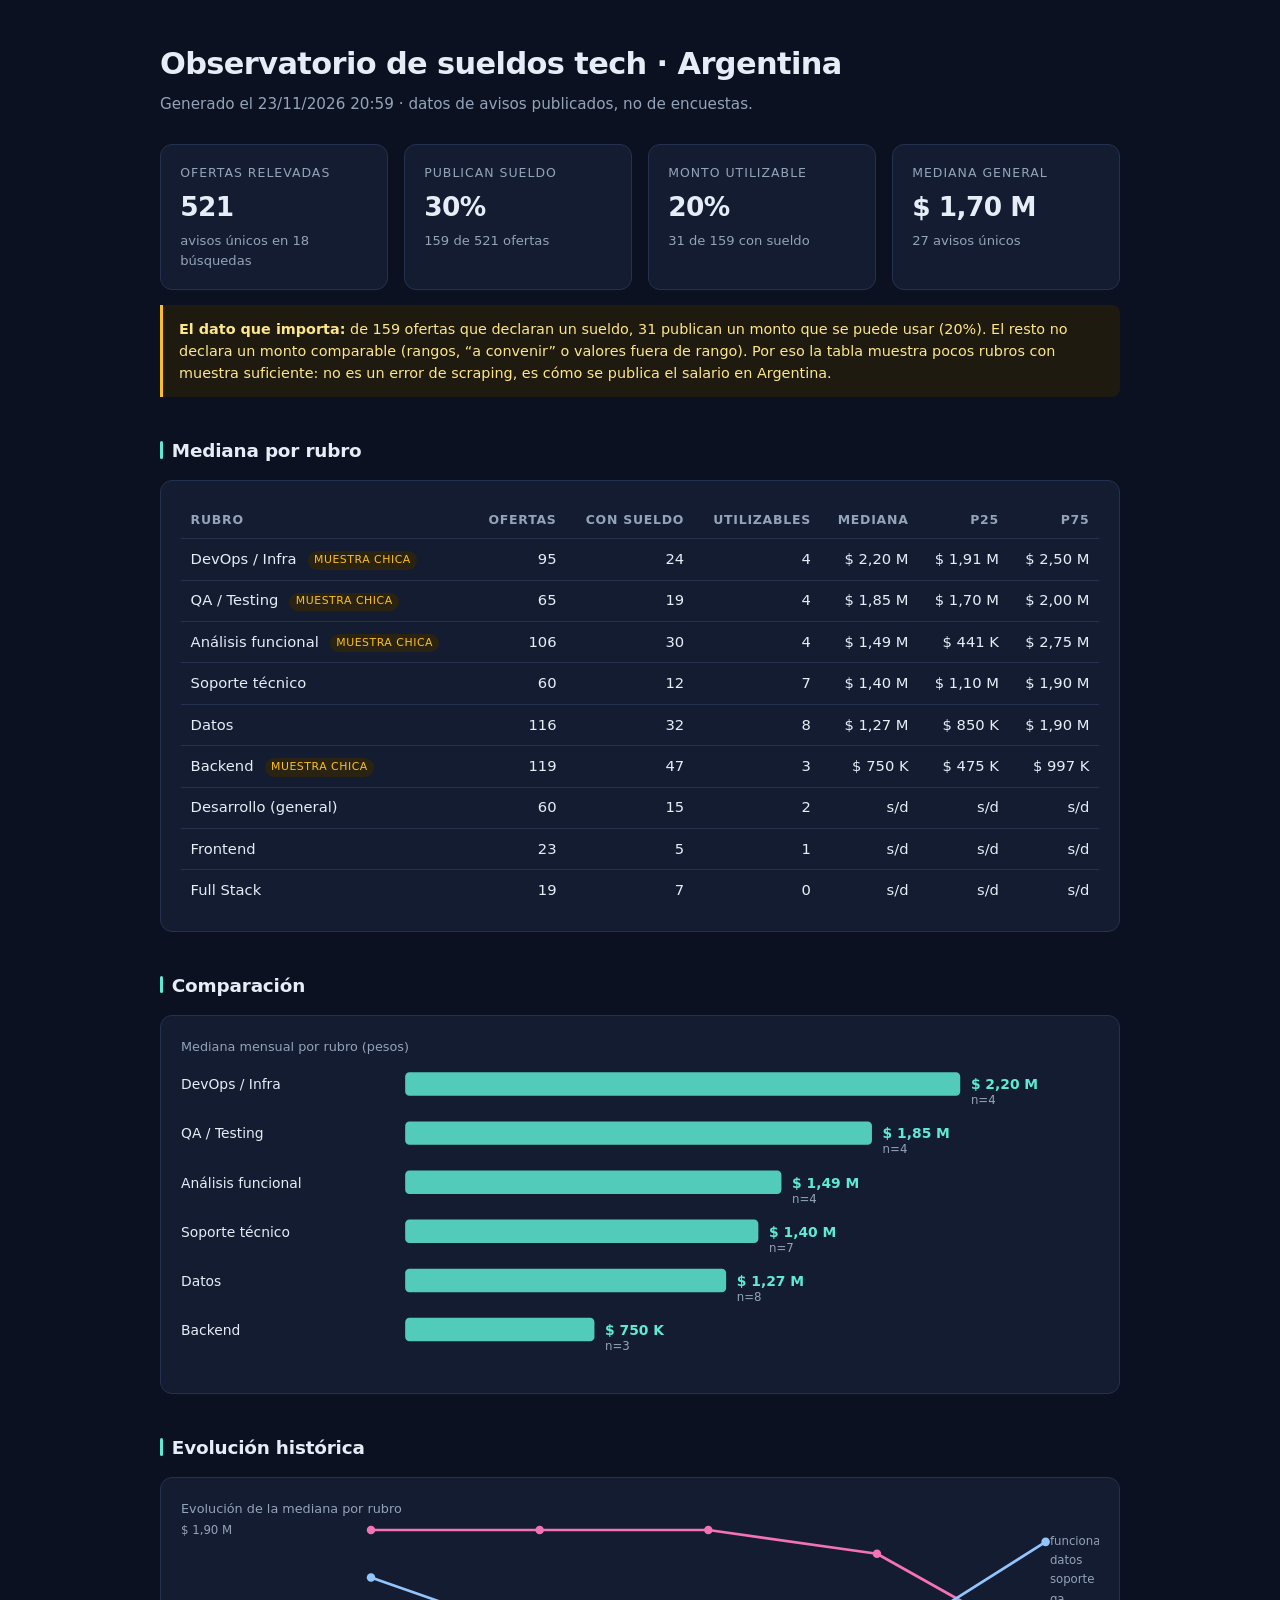
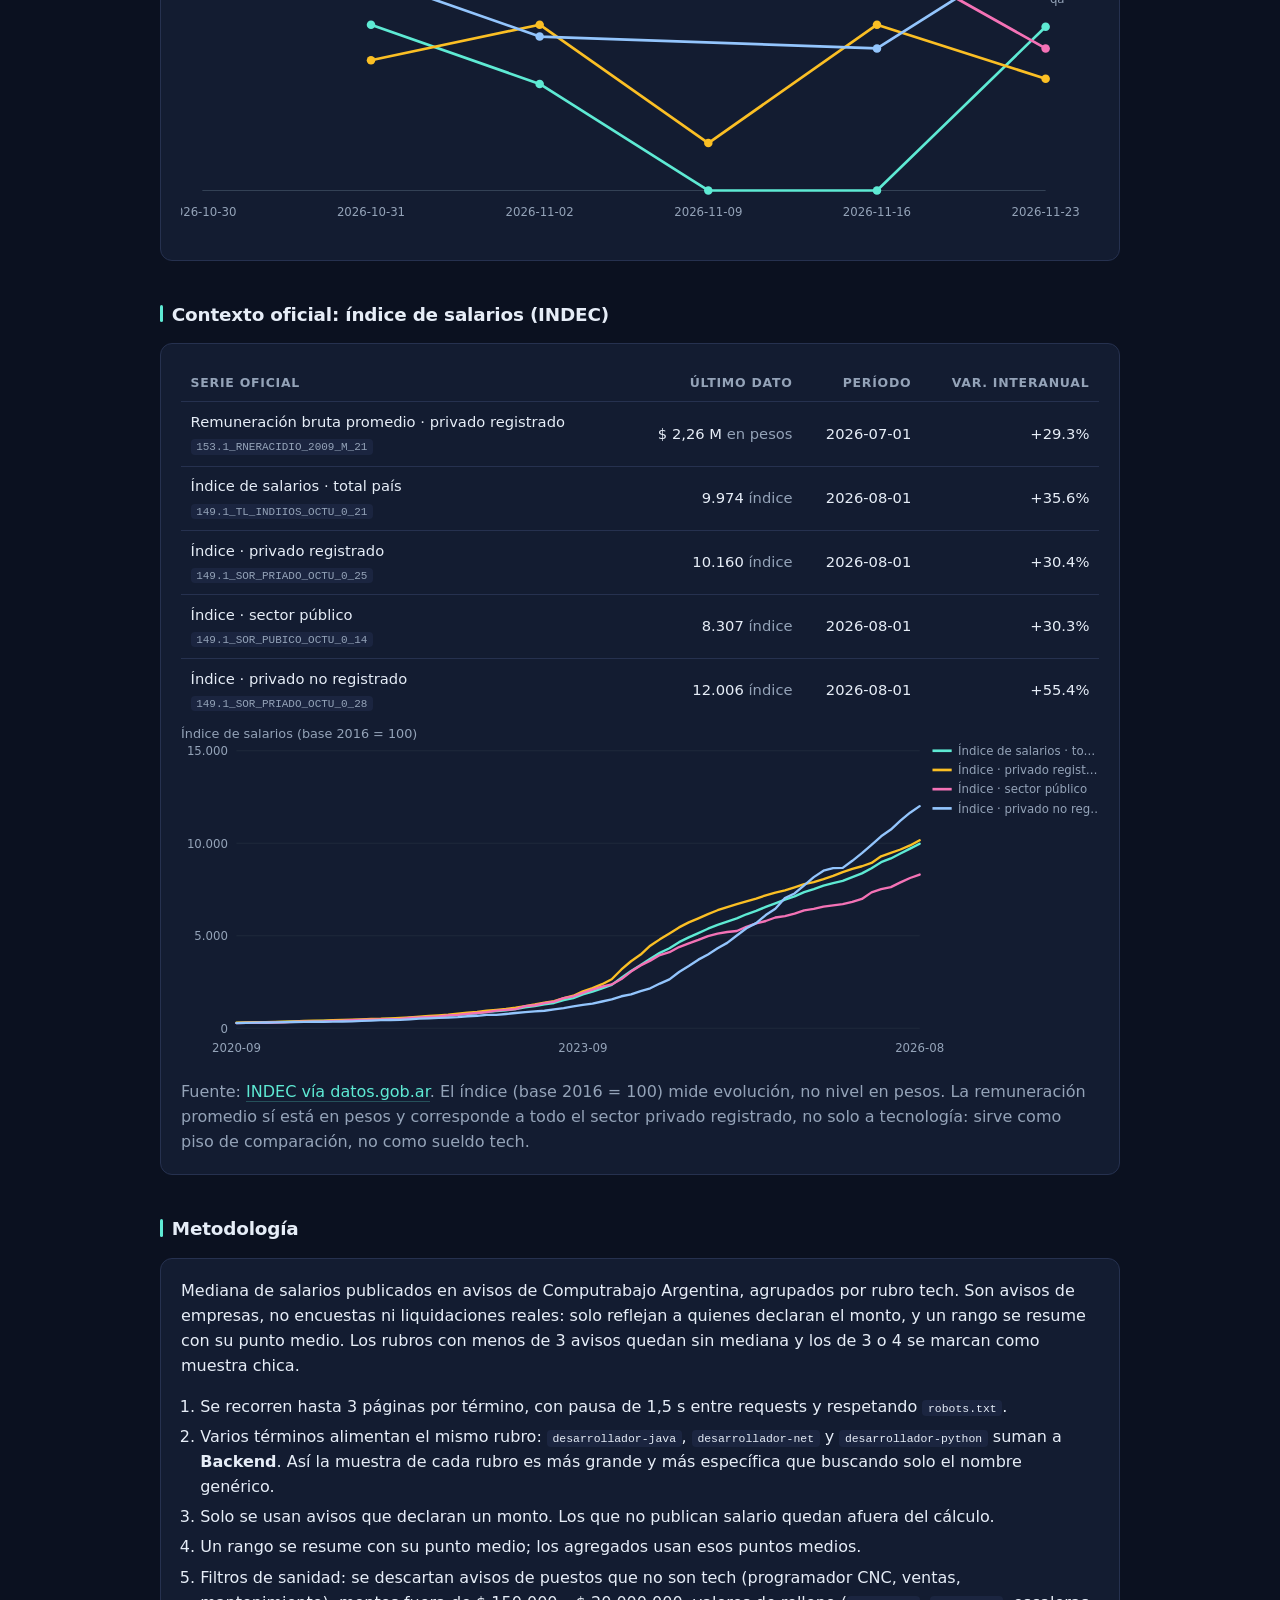
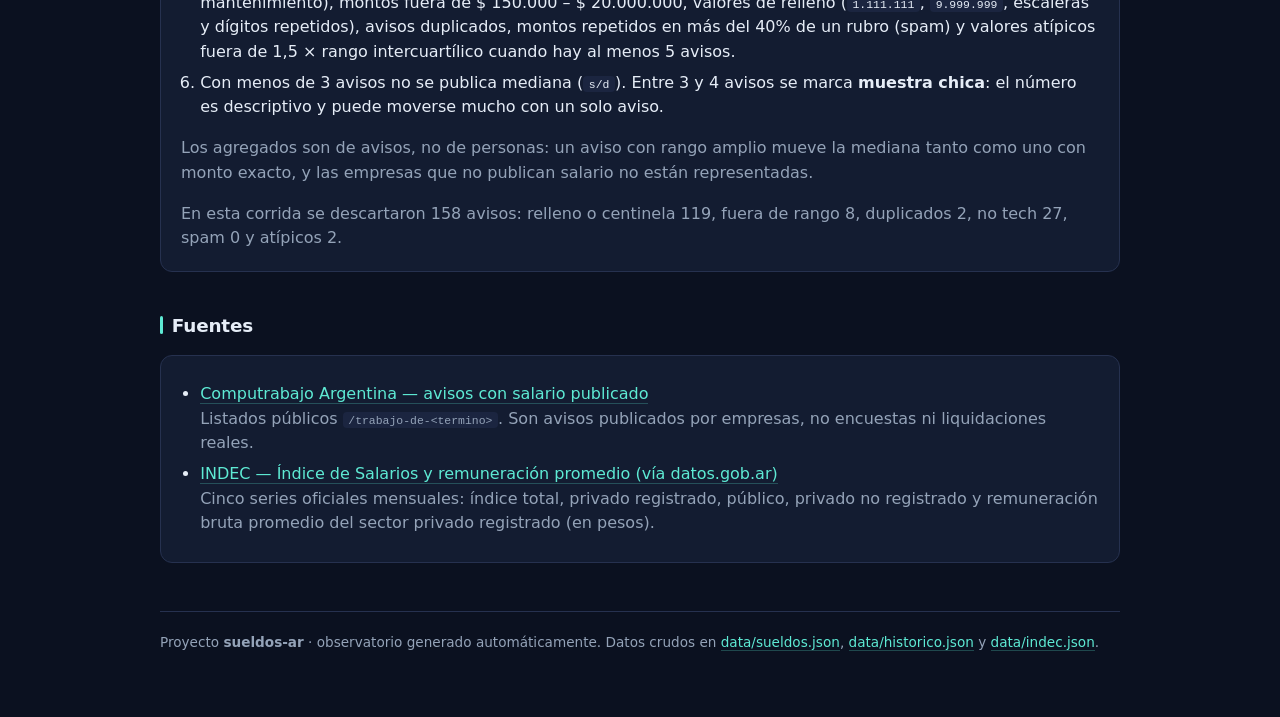
<file: docs/index.html>
<!doctype html>
<html lang="es-AR">
<head>
  <meta charset="utf-8" />
  <meta name="viewport" content="width=device-width, initial-scale=1" />
  <title>sueldos-ar · observatorio de sueldos tech</title>
  <meta name="description" content="Cuánto se está pagando en el mercado tech argentino, relevado de avisos públicos y actualizado solo." />
  <meta http-equiv="refresh" content="0; url=observatorio.html" />
  <style>
    body {
      margin: 0; min-height: 100vh; display: grid; place-items: center;
      background: #0b0f14; color: #e8eef6;
      font-family: ui-sans-serif, system-ui, -apple-system, "Segoe UI", Roboto, sans-serif;
    }
    a { color: #35d39a; }
    p { color: #9db0c4; font-size: 14px; }
  </style>
</head>
<body>
  <div>
    <h1>sueldos-ar</h1>
    <p>Redirigiendo al <a href="observatorio.html">observatorio de sueldos</a>…</p>
  </div>
</body>
</html>
</file>
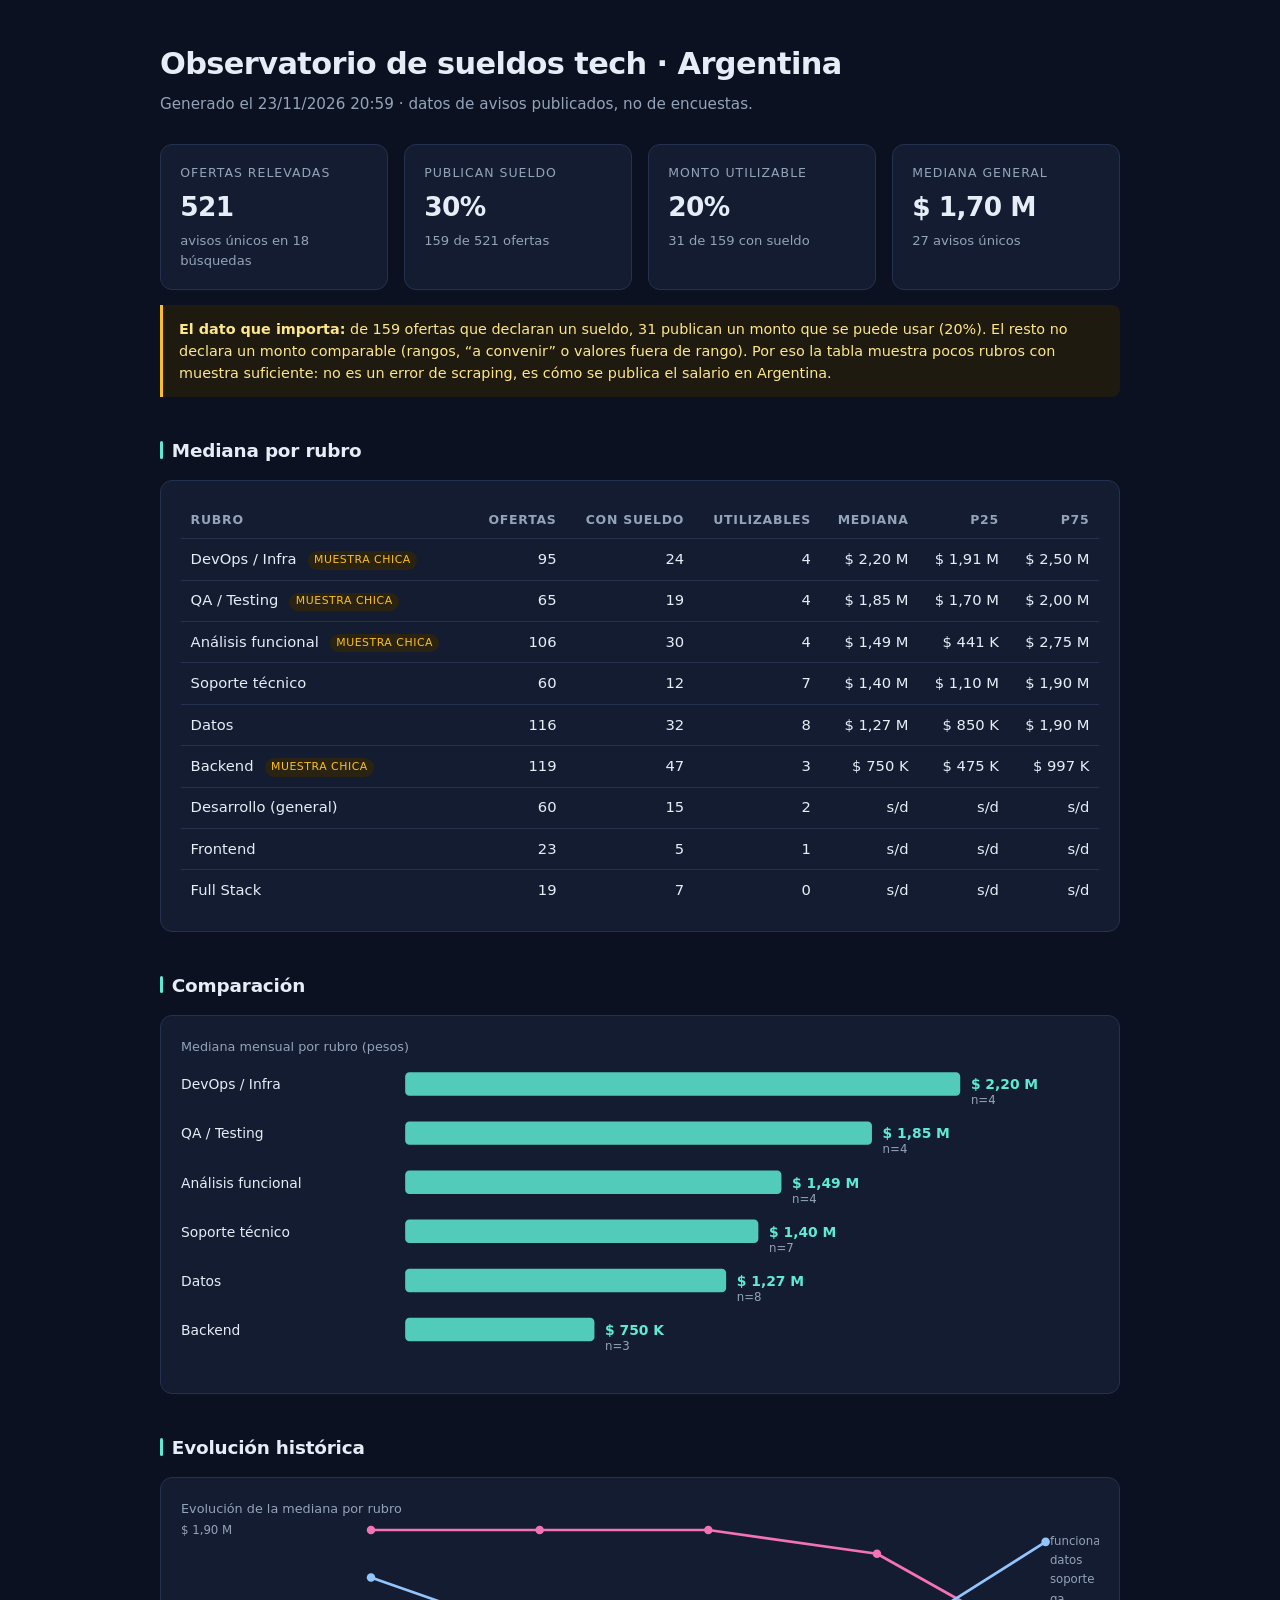
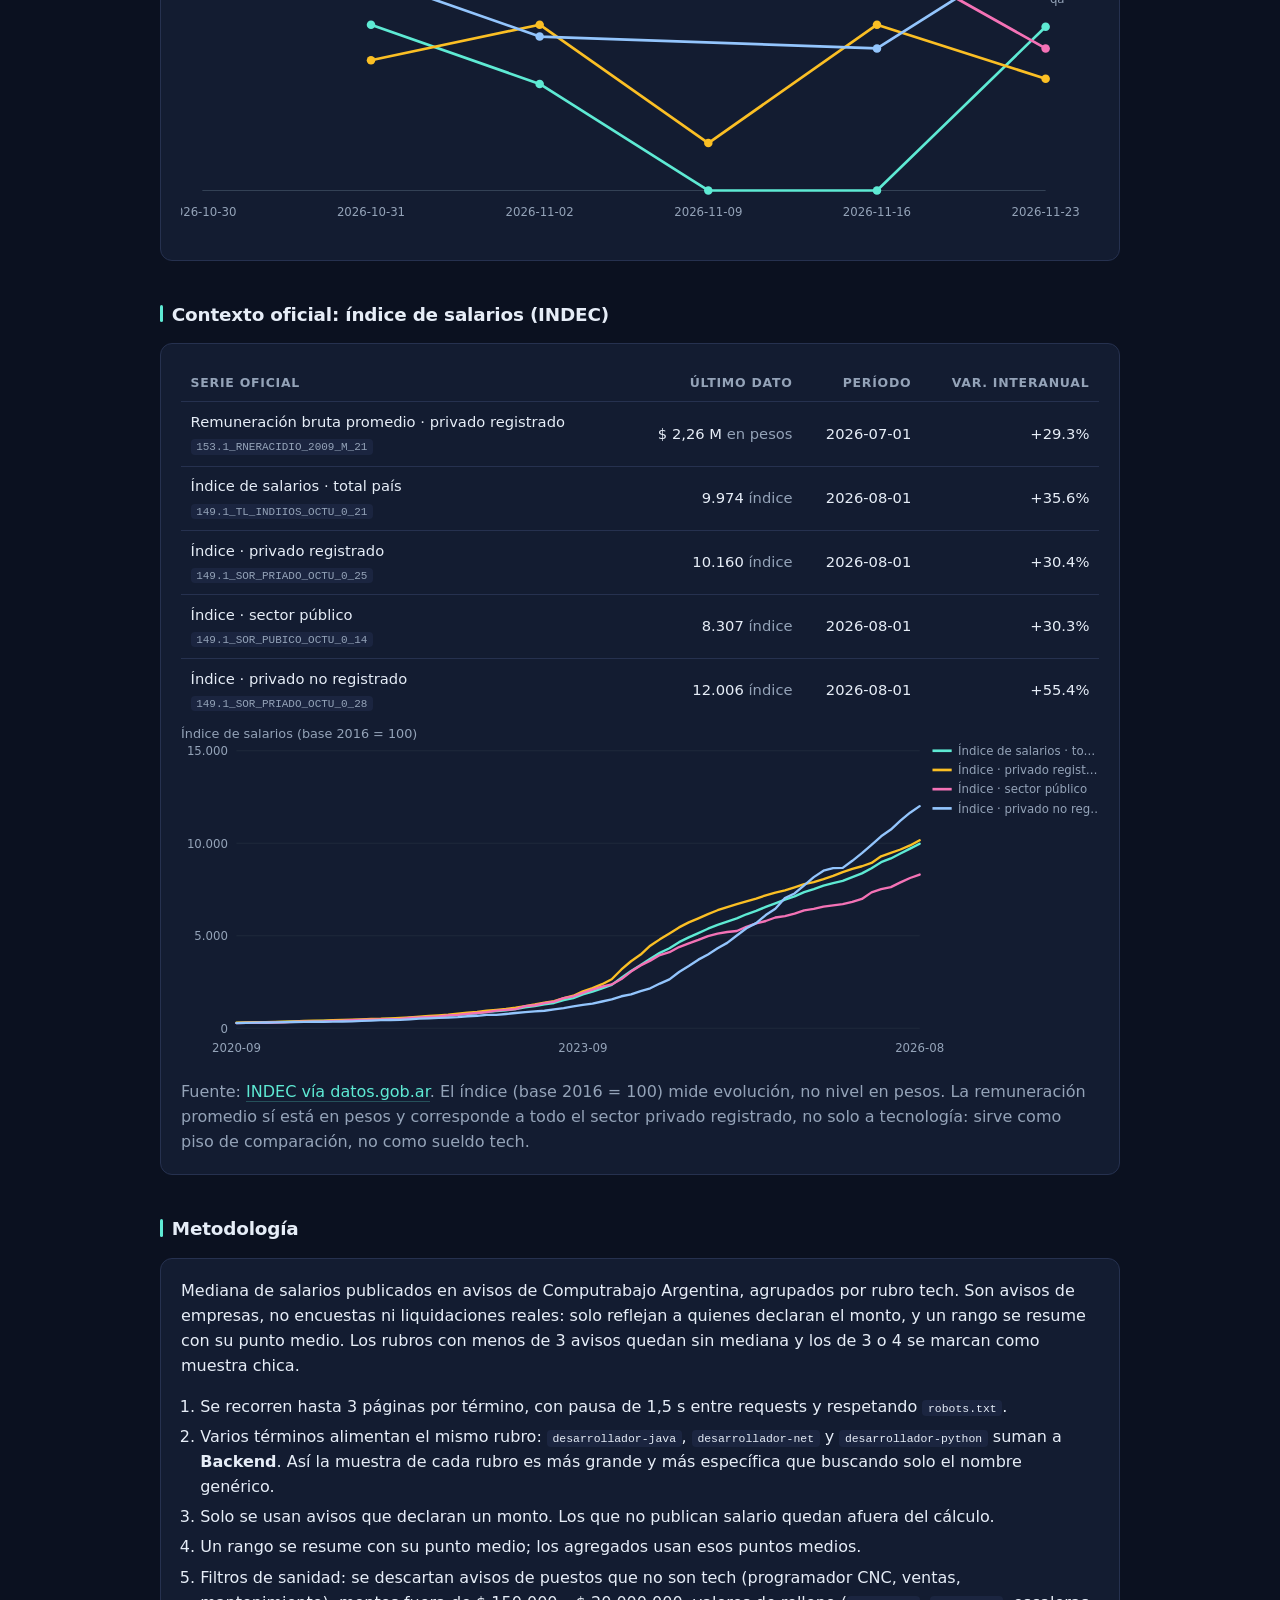
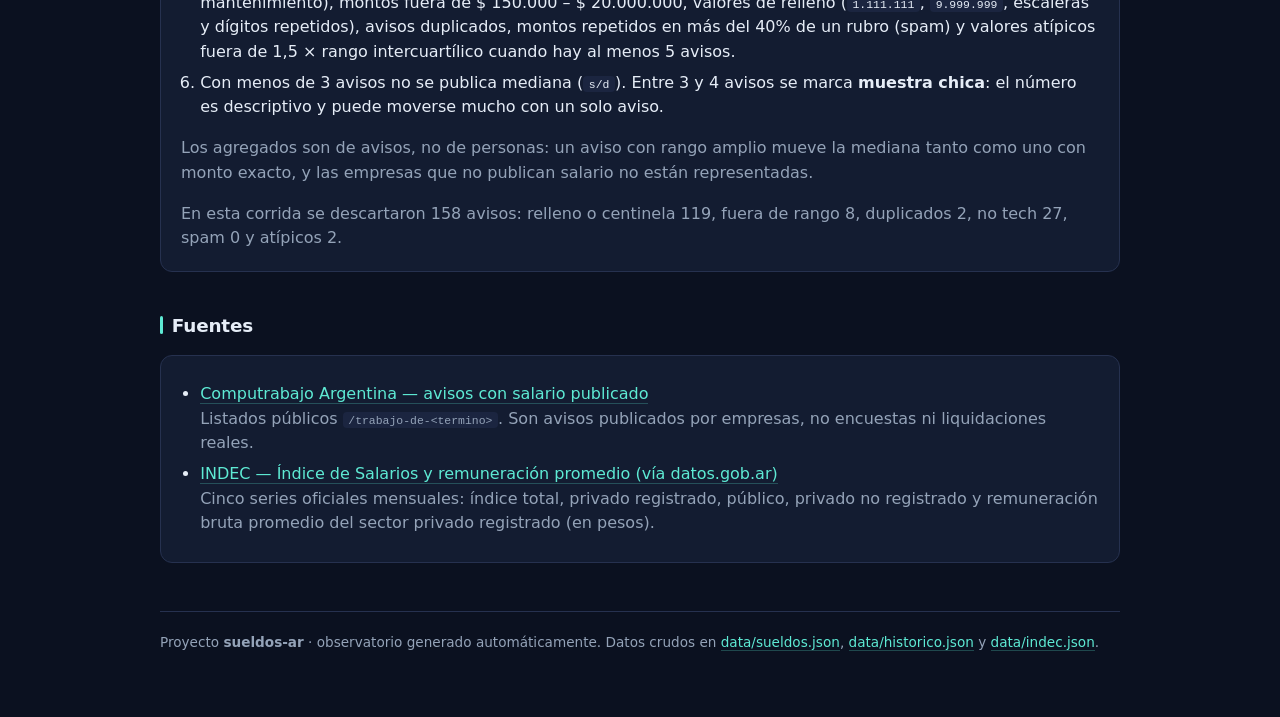
<file: docs/observatorio.html>
<!DOCTYPE html>
<html lang="es-AR">
<head>
<meta charset="utf-8">
<meta name="viewport" content="width=device-width, initial-scale=1">
<title>Observatorio de sueldos tech · Argentina</title>
<style>
:root {
  color-scheme: dark;
  --fondo: #0b1120;
  --panel: #131c31;
  --panel-2: #1b2540;
  --borde: #26314f;
  --texto: #e6edf7;
  --tenue: #94a3b8;
  --acento: #5eead4;
  --alerta: #fbbf24;
}
* { box-sizing: border-box; }
body {
  margin: 0; padding: 2.5rem 1.25rem 4rem;
  background: var(--fondo); color: var(--texto);
  font-family: system-ui, -apple-system, "Segoe UI", Roboto, sans-serif;
  line-height: 1.55;
}
main { max-width: 960px; margin: 0 auto; }
header h1 { font-size: 1.9rem; margin: 0 0 .35rem; letter-spacing: -.02em; }
header p { color: var(--tenue); margin: 0; font-size: .95rem; }
h2 { font-size: 1.15rem; margin: 2.5rem 0 .9rem; letter-spacing: -.01em; }
h2::before {
  content: ""; display: inline-block; width: 3px; height: .95em;
  background: var(--acento); border-radius: 2px;
  margin-right: .55rem; vertical-align: -.08em;
}
.tarjetas { display: grid; grid-template-columns: repeat(auto-fit, minmax(200px, 1fr)); gap: 1rem; margin-top: 1.75rem; }
.tarjeta { background: var(--panel); border: 1px solid var(--borde); border-radius: 12px; padding: 1.1rem 1.2rem; }
.tarjeta .rotulo { color: var(--tenue); font-size: .78rem; text-transform: uppercase; letter-spacing: .08em; }
.tarjeta .valor { font-size: 1.65rem; font-weight: 650; margin-top: .3rem; letter-spacing: -.02em; }
.tarjeta .nota { color: var(--tenue); font-size: .82rem; margin-top: .2rem; }
.panel { background: var(--panel); border: 1px solid var(--borde); border-radius: 12px; padding: 1.25rem; overflow-x: auto; }
table { width: 100%; border-collapse: collapse; font-size: .92rem; }
th, td { text-align: right; padding: .55rem .6rem; border-bottom: 1px solid var(--borde); white-space: nowrap; }
th:first-child, td:first-child { text-align: left; }
thead th { color: var(--tenue); font-weight: 600; font-size: .78rem; text-transform: uppercase; letter-spacing: .06em; }
tbody tr:hover { background: var(--panel-2); }
tbody tr:last-child td { border-bottom: 0; }
.grafico { width: 100%; height: auto; display: block; }
.eje-titulo { fill: var(--tenue); font-size: 12px; font-family: system-ui, sans-serif; }
.etiqueta-rubro { fill: var(--texto); font-size: 13px; font-family: system-ui, sans-serif; }
.etiqueta-valor { fill: var(--acento); font-size: 13px; font-weight: 600; font-family: system-ui, sans-serif; }
.etiqueta-n { fill: var(--tenue); font-size: 11px; font-family: system-ui, sans-serif; }
.etiqueta-fecha { fill: var(--tenue); font-size: 11px; font-family: system-ui, sans-serif; }
.eje-valor { fill: var(--tenue); font-size: 11px; font-family: system-ui, sans-serif; }
.leyenda { fill: var(--tenue); font-size: 11px; font-family: system-ui, sans-serif; }
.aviso { border-left: 3px solid var(--alerta); background: #1f1a10; padding: .8rem 1rem; border-radius: 0 8px 8px 0; color: #fde68a; font-size: .9rem; }
.muestra { display: inline-block; margin-left: .4rem; padding: .05rem .4rem; border-radius: 999px; background: #2a2312; color: #fbbf24; font-size: .68rem; text-transform: uppercase; letter-spacing: .05em; vertical-align: .1em; }
ul, ol { padding-left: 1.2rem; }
li { margin: .35rem 0; }
a { color: var(--acento); text-decoration: none; border-bottom: 1px solid #5eead440; }
a:hover { border-bottom-color: var(--acento); }
footer { margin-top: 3rem; padding-top: 1.25rem; border-top: 1px solid var(--borde); color: var(--tenue); font-size: .85rem; }
code { background: var(--panel-2); padding: .1rem .35rem; border-radius: 4px; font-size: .88em; }
@media (max-width: 640px) { body { padding: 1.5rem .9rem 3rem; } header h1 { font-size: 1.45rem; } }
</style>
</head>
<body>
<main>
<header>
  <h1>Observatorio de sueldos tech · Argentina</h1>
  <p>Generado el 23/11/2026 20:59 · datos de
  avisos publicados, no de encuestas.</p>
</header>

<div class="tarjetas"><div class="tarjeta"><div class="rotulo">Ofertas relevadas</div><div class="valor">521</div><div class="nota">avisos únicos en 18 búsquedas</div></div><div class="tarjeta"><div class="rotulo">Publican sueldo</div><div class="valor">30%</div><div class="nota">159 de 521 ofertas</div></div><div class="tarjeta"><div class="rotulo">Monto utilizable</div><div class="valor">20%</div><div class="nota">31 de 159 con sueldo</div></div><div class="tarjeta"><div class="rotulo">Mediana general</div><div class="valor">$ 1,70 M</div><div class="nota">27 avisos únicos</div></div></div>

<p class="aviso"><strong>El dato que importa:</strong> de 159 ofertas que declaran un sueldo, 31 publican un monto que se puede usar (20%). El resto no declara un monto comparable (rangos, “a convenir” o valores fuera de rango).  Por eso la tabla muestra pocos rubros con muestra suficiente: no es un error de scraping, es cómo se publica el salario en Argentina.</p>

<h2>Mediana por rubro</h2>
<div class="panel"><table><thead><tr><th>Rubro</th><th>Ofertas</th><th>Con sueldo</th><th>Utilizables</th><th>Mediana</th><th>P25</th><th>P75</th></tr></thead><tbody><tr><td>DevOps / Infra <span class="muestra" title="Menos de 5 avisos: tomalo como referencia, no como mediana firme">muestra chica</span></td><td>95</td><td>24</td><td>4</td><td>$ 2,20 M</td><td>$ 1,91 M</td><td>$ 2,50 M</td></tr><tr><td>QA / Testing <span class="muestra" title="Menos de 5 avisos: tomalo como referencia, no como mediana firme">muestra chica</span></td><td>65</td><td>19</td><td>4</td><td>$ 1,85 M</td><td>$ 1,70 M</td><td>$ 2,00 M</td></tr><tr><td>Análisis funcional <span class="muestra" title="Menos de 5 avisos: tomalo como referencia, no como mediana firme">muestra chica</span></td><td>106</td><td>30</td><td>4</td><td>$ 1,49 M</td><td>$ 441 K</td><td>$ 2,75 M</td></tr><tr><td>Soporte técnico</td><td>60</td><td>12</td><td>7</td><td>$ 1,40 M</td><td>$ 1,10 M</td><td>$ 1,90 M</td></tr><tr><td>Datos</td><td>116</td><td>32</td><td>8</td><td>$ 1,27 M</td><td>$ 850 K</td><td>$ 1,90 M</td></tr><tr><td>Backend <span class="muestra" title="Menos de 5 avisos: tomalo como referencia, no como mediana firme">muestra chica</span></td><td>119</td><td>47</td><td>3</td><td>$ 750 K</td><td>$ 475 K</td><td>$ 997 K</td></tr><tr><td>Desarrollo (general)</td><td>60</td><td>15</td><td>2</td><td>s/d</td><td>s/d</td><td>s/d</td></tr><tr><td>Frontend</td><td>23</td><td>5</td><td>1</td><td>s/d</td><td>s/d</td><td>s/d</td></tr><tr><td>Full Stack</td><td>19</td><td>7</td><td>0</td><td>s/d</td><td>s/d</td><td>s/d</td></tr></tbody></table></div>

<h2>Comparación</h2>
<div class="panel"><svg xmlns="http://www.w3.org/2000/svg" viewBox="0 0 860 316" role="img" aria-label="Mediana salarial por rubro" class="grafico">
<text x="0" y="14" class="eje-titulo">Mediana mensual por rubro (pesos)</text>
<text x="0" y="50" class="etiqueta-rubro">DevOps / Infra</text>
<rect x="210" y="34" width="520.0" height="22" rx="4" fill="#5eead4" opacity="0.85"></rect>
<text x="740.0" y="50" class="etiqueta-valor">$ 2,20 M</text>
<text x="740.0" y="64" class="etiqueta-n">n=4</text>
<text x="0" y="96" class="etiqueta-rubro">QA / Testing</text>
<rect x="210" y="80" width="437.3" height="22" rx="4" fill="#5eead4" opacity="0.85"></rect>
<text x="657.3" y="96" class="etiqueta-valor">$ 1,85 M</text>
<text x="657.3" y="110" class="etiqueta-n">n=4</text>
<text x="0" y="142" class="etiqueta-rubro">Análisis funcional</text>
<rect x="210" y="126" width="352.5" height="22" rx="4" fill="#5eead4" opacity="0.85"></rect>
<text x="572.5" y="142" class="etiqueta-valor">$ 1,49 M</text>
<text x="572.5" y="156" class="etiqueta-n">n=4</text>
<text x="0" y="188" class="etiqueta-rubro">Soporte técnico</text>
<rect x="210" y="172" width="330.9" height="22" rx="4" fill="#5eead4" opacity="0.85"></rect>
<text x="550.9" y="188" class="etiqueta-valor">$ 1,40 M</text>
<text x="550.9" y="202" class="etiqueta-n">n=7</text>
<text x="0" y="234" class="etiqueta-rubro">Datos</text>
<rect x="210" y="218" width="300.7" height="22" rx="4" fill="#5eead4" opacity="0.85"></rect>
<text x="520.7" y="234" class="etiqueta-valor">$ 1,27 M</text>
<text x="520.7" y="248" class="etiqueta-n">n=8</text>
<text x="0" y="280" class="etiqueta-rubro">Backend</text>
<rect x="210" y="264" width="177.3" height="22" rx="4" fill="#5eead4" opacity="0.85"></rect>
<text x="397.3" y="280" class="etiqueta-valor">$ 750 K</text>
<text x="397.3" y="294" class="etiqueta-n">n=3</text>
</svg></div>

<h2>Evolución histórica</h2><div class="panel"><svg xmlns="http://www.w3.org/2000/svg" viewBox="0 0 860 320" role="img" aria-label="Evolución de la mediana salarial" class="grafico">
<text x="0" y="14" class="eje-titulo">Evolución de la mediana por rubro</text>
<line x1="20" y1="274" x2="810" y2="274" stroke="#334155" stroke-width="1"></line>
<path d="M178.0,118.7 L336.0,174.2 L494.0,274.0 L652.0,274.0 L810.0,120.6" fill="none" stroke="#5eead4" stroke-width="2.5" stroke-linejoin="round" stroke-linecap="round"></path>
<circle cx="178.0" cy="118.7" r="4" fill="#5eead4"></circle>
<circle cx="336.0" cy="174.2" r="4" fill="#5eead4"></circle>
<circle cx="494.0" cy="274.0" r="4" fill="#5eead4"></circle>
<circle cx="652.0" cy="274.0" r="4" fill="#5eead4"></circle>
<circle cx="810.0" cy="120.6" r="4" fill="#5eead4"></circle>
<text x="814" y="44" class="leyenda" fill="#5eead4">funcional</text>
<path d="M178.0,152.0 L336.0,118.7 L494.0,229.6 L652.0,118.7 L810.0,169.3" fill="none" stroke="#fbbf24" stroke-width="2.5" stroke-linejoin="round" stroke-linecap="round"></path>
<circle cx="178.0" cy="152.0" r="4" fill="#fbbf24"></circle>
<circle cx="336.0" cy="118.7" r="4" fill="#fbbf24"></circle>
<circle cx="494.0" cy="229.6" r="4" fill="#fbbf24"></circle>
<circle cx="652.0" cy="118.7" r="4" fill="#fbbf24"></circle>
<circle cx="810.0" cy="169.3" r="4" fill="#fbbf24"></circle>
<text x="814" y="62" class="leyenda" fill="#fbbf24">datos</text>
<path d="M178.0,30.0 L336.0,30.0 L494.0,30.0 L652.0,52.2 L810.0,140.9" fill="none" stroke="#f472b6" stroke-width="2.5" stroke-linejoin="round" stroke-linecap="round"></path>
<circle cx="178.0" cy="30.0" r="4" fill="#f472b6"></circle>
<circle cx="336.0" cy="30.0" r="4" fill="#f472b6"></circle>
<circle cx="494.0" cy="30.0" r="4" fill="#f472b6"></circle>
<circle cx="652.0" cy="52.2" r="4" fill="#f472b6"></circle>
<circle cx="810.0" cy="140.9" r="4" fill="#f472b6"></circle>
<text x="814" y="80" class="leyenda" fill="#f472b6">soporte</text>
<path d="M178.0,74.4 L336.0,129.8 L652.0,140.9 L810.0,41.1" fill="none" stroke="#93c5fd" stroke-width="2.5" stroke-linejoin="round" stroke-linecap="round"></path>
<circle cx="178.0" cy="74.4" r="4" fill="#93c5fd"></circle>
<circle cx="336.0" cy="129.8" r="4" fill="#93c5fd"></circle>
<circle cx="652.0" cy="140.9" r="4" fill="#93c5fd"></circle>
<circle cx="810.0" cy="41.1" r="4" fill="#93c5fd"></circle>
<text x="814" y="98" class="leyenda" fill="#93c5fd">qa</text>
<text x="20.0" y="298" class="etiqueta-fecha" text-anchor="middle">2026-10-30</text>
<text x="178.0" y="298" class="etiqueta-fecha" text-anchor="middle">2026-10-31</text>
<text x="336.0" y="298" class="etiqueta-fecha" text-anchor="middle">2026-11-02</text>
<text x="494.0" y="298" class="etiqueta-fecha" text-anchor="middle">2026-11-09</text>
<text x="652.0" y="298" class="etiqueta-fecha" text-anchor="middle">2026-11-16</text>
<text x="810.0" y="298" class="etiqueta-fecha" text-anchor="middle">2026-11-23</text>
<text x="0" y="34.0" class="etiqueta-n">$ 1,90 M</text>
</svg></div>

<h2>Contexto oficial: índice de salarios (INDEC)</h2>
<div class="panel"><table><thead><tr><th>Serie oficial</th><th>Último dato</th><th>Período</th><th>Var. interanual</th></tr></thead><tbody><tr><td>Remuneración bruta promedio · privado registrado<br><span style="color:var(--tenue);font-size:.78rem"><code>153.1_RNERACIDIO_2009_M_21</code></span></td><td>$ 2,26 M <span style="color:var(--tenue)">en pesos</span></td><td>2026-07-01</td><td>+29.3%</td></tr><tr><td>Índice de salarios · total país<br><span style="color:var(--tenue);font-size:.78rem"><code>149.1_TL_INDIIOS_OCTU_0_21</code></span></td><td>9.974 <span style="color:var(--tenue)">índice</span></td><td>2026-08-01</td><td>+35.6%</td></tr><tr><td>Índice · privado registrado<br><span style="color:var(--tenue);font-size:.78rem"><code>149.1_SOR_PRIADO_OCTU_0_25</code></span></td><td>10.160 <span style="color:var(--tenue)">índice</span></td><td>2026-08-01</td><td>+30.4%</td></tr><tr><td>Índice · sector público<br><span style="color:var(--tenue);font-size:.78rem"><code>149.1_SOR_PUBICO_OCTU_0_14</code></span></td><td>8.307 <span style="color:var(--tenue)">índice</span></td><td>2026-08-01</td><td>+30.3%</td></tr><tr><td>Índice · privado no registrado<br><span style="color:var(--tenue);font-size:.78rem"><code>149.1_SOR_PRIADO_OCTU_0_28</code></span></td><td>12.006 <span style="color:var(--tenue)">índice</span></td><td>2026-08-01</td><td>+55.4%</td></tr></tbody></table><svg xmlns="http://www.w3.org/2000/svg" viewBox="0 0 860 320" role="img" aria-label="Índice de salarios del INDEC" class="grafico"><text x="0" y="14" class="eje-titulo">Índice de salarios (base 2016 = 100)</text><line x1="52" y1="286.0" x2="692" y2="286.0" stroke="#1e293b" stroke-width="1"></line><text x="44" y="290.0" text-anchor="end" class="eje-valor">0</text><line x1="52" y1="199.3" x2="692" y2="199.3" stroke="#1e293b" stroke-width="1"></line><text x="44" y="203.3" text-anchor="end" class="eje-valor">5.000</text><line x1="52" y1="112.7" x2="692" y2="112.7" stroke="#1e293b" stroke-width="1"></line><text x="44" y="116.7" text-anchor="end" class="eje-valor">10.000</text><line x1="52" y1="26.0" x2="692" y2="26.0" stroke="#1e293b" stroke-width="1"></line><text x="44" y="30.0" text-anchor="end" class="eje-valor">15.000</text><path d="M52.0,281.0 L61.0,280.7 L70.0,280.6 L79.0,280.5 L88.1,280.3 L97.1,280.1 L106.1,279.8 L115.1,279.6 L124.1,279.4 L133.1,279.2 L142.1,278.9 L151.2,278.7 L160.2,278.4 L169.2,278.1 L178.2,277.7 L187.2,277.5 L196.2,277.2 L205.2,276.9 L214.3,276.3 L223.3,275.8 L232.3,275.2 L241.3,274.6 L250.3,274.0 L259.3,273.2 L268.3,272.4 L277.4,271.7 L286.4,270.7 L295.4,269.9 L304.4,269.1 L313.4,268.1 L322.4,266.3 L331.4,265.2 L340.5,263.6 L349.5,262.3 L358.5,259.7 L367.5,257.7 L376.5,254.3 L385.5,251.7 L394.5,248.6 L403.5,245.3 L412.6,238.6 L421.6,232.3 L430.6,226.8 L439.6,220.8 L448.6,215.3 L457.6,211.0 L466.6,205.3 L475.7,200.8 L484.7,196.8 L493.7,192.7 L502.7,189.1 L511.7,186.1 L520.7,183.1 L529.7,179.2 L538.8,176.0 L547.8,172.3 L556.8,168.9 L565.8,165.4 L574.8,162.4 L583.8,158.5 L592.8,155.7 L601.9,152.4 L610.9,150.1 L619.9,147.9 L628.9,144.4 L637.9,140.9 L646.9,136.0 L655.9,130.4 L665.0,126.9 L674.0,122.3 L683.0,117.7 L692.0,113.1" fill="none" stroke="#5eead4" stroke-width="2.2" stroke-linejoin="round" stroke-linecap="round"></path><line x1="704" y1="26" x2="722" y2="26" stroke="#5eead4" stroke-width="2.5"></line><text x="728" y="30" class="leyenda">Índice de salarios · to…</text><path d="M52.0,280.8 L61.0,280.5 L70.0,280.3 L79.0,280.3 L88.1,280.0 L97.1,279.7 L106.1,279.5 L115.1,279.2 L124.1,278.9 L133.1,278.8 L142.1,278.4 L151.2,278.2 L160.2,277.9 L169.2,277.6 L178.2,277.2 L187.2,277.1 L196.2,276.7 L205.2,276.3 L214.3,275.8 L223.3,275.2 L232.3,274.5 L241.3,273.9 L250.3,273.2 L259.3,272.2 L268.3,271.4 L277.4,270.6 L286.4,269.5 L295.4,268.7 L304.4,267.9 L313.4,266.7 L322.4,265.2 L331.4,263.7 L340.5,261.9 L349.5,260.5 L358.5,257.8 L367.5,255.5 L376.5,251.4 L385.5,248.4 L394.5,244.7 L403.5,240.1 L412.6,230.9 L421.6,223.2 L430.6,216.9 L439.6,208.6 L448.6,202.7 L457.6,197.1 L466.6,191.5 L475.7,186.8 L484.7,183.0 L493.7,179.0 L502.7,175.4 L511.7,172.4 L520.7,169.7 L529.7,167.1 L538.8,164.5 L547.8,161.4 L556.8,158.9 L565.8,156.7 L574.8,153.9 L583.8,151.0 L592.8,149.1 L601.9,146.3 L610.9,143.3 L619.9,139.7 L628.9,136.6 L637.9,134.2 L646.9,131.1 L655.9,124.9 L665.0,121.7 L674.0,118.5 L683.0,114.7 L692.0,109.9" fill="none" stroke="#fbbf24" stroke-width="2.2" stroke-linejoin="round" stroke-linecap="round"></path><line x1="704" y1="44" x2="722" y2="44" stroke="#fbbf24" stroke-width="2.5"></line><text x="728" y="48" class="leyenda">Índice · privado regist…</text><path d="M52.0,281.1 L61.0,281.0 L70.0,280.9 L79.0,280.8 L88.1,280.6 L97.1,280.4 L106.1,280.0 L115.1,279.9 L124.1,279.7 L133.1,279.5 L142.1,279.1 L151.2,278.9 L160.2,278.4 L169.2,278.1 L178.2,277.9 L187.2,277.7 L196.2,277.5 L205.2,277.3 L214.3,276.2 L223.3,275.9 L232.3,275.3 L241.3,274.8 L250.3,273.9 L259.3,273.4 L268.3,272.5 L277.4,271.7 L286.4,270.8 L295.4,269.4 L304.4,268.8 L313.4,268.1 L322.4,265.2 L331.4,264.4 L340.5,262.5 L349.5,261.1 L358.5,257.8 L367.5,256.1 L376.5,252.9 L385.5,249.8 L394.5,247.0 L403.5,244.9 L412.6,239.9 L421.6,232.9 L430.6,227.1 L439.6,222.6 L448.6,217.4 L457.6,214.7 L466.6,209.9 L475.7,206.4 L484.7,203.2 L493.7,199.6 L502.7,197.3 L511.7,195.8 L520.7,194.9 L529.7,190.9 L538.8,187.7 L547.8,185.5 L556.8,182.2 L565.8,180.9 L574.8,178.5 L583.8,175.5 L592.8,174.2 L601.9,172.1 L610.9,170.8 L619.9,169.7 L628.9,167.6 L637.9,164.8 L646.9,158.7 L655.9,155.7 L665.0,153.8 L674.0,149.3 L683.0,145.2 L692.0,142.0" fill="none" stroke="#f472b6" stroke-width="2.2" stroke-linejoin="round" stroke-linecap="round"></path><line x1="704" y1="62" x2="722" y2="62" stroke="#f472b6" stroke-width="2.5"></line><text x="728" y="66" class="leyenda">Índice · sector público</text><path d="M52.0,281.2 L61.0,281.0 L70.0,280.7 L79.0,280.6 L88.1,280.5 L97.1,280.3 L106.1,280.1 L115.1,280.0 L124.1,279.9 L133.1,279.9 L142.1,279.7 L151.2,279.6 L160.2,279.5 L169.2,279.1 L178.2,278.8 L187.2,278.4 L196.2,278.2 L205.2,278.1 L214.3,277.6 L223.3,277.0 L232.3,276.7 L241.3,276.3 L250.3,276.0 L259.3,275.5 L268.3,274.7 L277.4,274.3 L286.4,273.5 L295.4,273.5 L304.4,272.6 L313.4,271.7 L322.4,270.8 L331.4,270.1 L340.5,269.6 L349.5,268.3 L358.5,267.1 L367.5,265.5 L376.5,264.0 L385.5,262.9 L394.5,260.9 L403.5,259.0 L412.6,256.0 L421.6,254.3 L430.6,251.2 L439.6,248.5 L448.6,244.1 L457.6,240.2 L466.6,233.3 L475.7,227.7 L484.7,221.7 L493.7,216.8 L502.7,211.1 L511.7,206.0 L520.7,199.1 L529.7,192.3 L538.8,187.5 L547.8,179.9 L556.8,174.0 L565.8,164.0 L574.8,159.7 L583.8,152.1 L592.8,144.4 L601.9,138.4 L610.9,135.9 L619.9,135.7 L628.9,129.1 L637.9,121.9 L646.9,114.1 L655.9,106.1 L665.0,99.8 L674.0,91.5 L683.0,84.0 L692.0,77.9" fill="none" stroke="#93c5fd" stroke-width="2.2" stroke-linejoin="round" stroke-linecap="round"></path><line x1="704" y1="80" x2="722" y2="80" stroke="#93c5fd" stroke-width="2.5"></line><text x="728" y="84" class="leyenda">Índice · privado no reg…</text><text x="52.0" y="308" text-anchor="middle" class="eje-valor">2020-09</text><text x="376.5" y="308" text-anchor="middle" class="eje-valor">2023-09</text><text x="692.0" y="308" text-anchor="middle" class="eje-valor">2026-08</text></svg><p style="margin-bottom:0;color:var(--tenue)">Fuente: <a href="https://datos.gob.ar/series/api/search/?q=indice%20de%20salarios">INDEC vía datos.gob.ar</a>. El índice (base 2016 = 100) mide evolución, no nivel en pesos. La remuneración promedio sí está en pesos y corresponde a todo el sector privado registrado, no solo a tecnología: sirve como piso de comparación, no como sueldo tech.</p></div>

<h2>Metodología</h2>
<div class="panel">
<p style="margin-top:0">Mediana de salarios publicados en avisos de Computrabajo Argentina, agrupados por rubro tech. Son avisos de empresas, no encuestas ni liquidaciones reales: solo reflejan a quienes declaran el monto, y un rango se resume con su punto medio. Los rubros con menos de 3 avisos quedan sin mediana y los de 3 o 4 se marcan como muestra chica.</p>
<ol>
  <li>Se recorren hasta 3 páginas por término, con pausa de 1,5 s entre requests
  y respetando <code>robots.txt</code>.</li>
  <li>Varios términos alimentan el mismo rubro: <code>desarrollador-java</code>,
  <code>desarrollador-net</code> y <code>desarrollador-python</code> suman a
  <strong>Backend</strong>. Así la muestra de cada rubro es más grande y más
  específica que buscando solo el nombre genérico.</li>
  <li>Solo se usan avisos que declaran un monto. Los que no publican salario
  quedan afuera del cálculo.</li>
  <li>Un rango se resume con su punto medio; los agregados usan esos puntos
  medios.</li>
  <li>Filtros de sanidad: se descartan avisos de puestos que no son tech
  (programador CNC, ventas, mantenimiento), montos fuera de $ 150.000 –
  $ 20.000.000, valores de relleno (<code>1.111.111</code>, <code>9.999.999</code>,
  escaleras y dígitos repetidos), avisos duplicados, montos repetidos en más del
  40% de un rubro (spam) y valores atípicos fuera de 1,5 × rango
  intercuartílico cuando hay al menos 5 avisos.</li>
  <li>Con menos de 3 avisos no se publica mediana (<code>s/d</code>). Entre 3 y
  4 avisos se marca <strong>muestra chica</strong>: el número es descriptivo y
  puede moverse mucho con un solo aviso.</li>
</ol>
<p style="margin-bottom:0;color:var(--tenue)">Los agregados son de avisos, no de
personas: un aviso con rango amplio mueve la mediana tanto como uno con monto
exacto, y las empresas que no publican salario no están representadas.</p>
<p style="margin-bottom:0;color:var(--tenue)">En esta corrida se descartaron
158 avisos: relleno o
centinela 119,
fuera de rango 8,
duplicados 2,
no tech 27,
spam 0 y atípicos
2.</p>
</div>

<h2>Fuentes</h2>
<div class="panel"><ul style="margin:0"><li><a href="https://ar.computrabajo.com/">Computrabajo Argentina — avisos con salario publicado</a><br><span style="color:var(--tenue)">Listados públicos <code>/trabajo-de-&lt;termino&gt;</code>. Son avisos publicados por empresas, no encuestas ni liquidaciones reales.</span></li><li><a href="https://datos.gob.ar/series/api/search/?q=indice%20de%20salarios">INDEC — Índice de Salarios y remuneración promedio (vía datos.gob.ar)</a><br><span style="color:var(--tenue)">Cinco series oficiales mensuales: índice total, privado registrado, público, privado no registrado y remuneración bruta promedio del sector privado registrado (en pesos).</span></li></ul></div>

<footer>
  Proyecto <strong>sueldos-ar</strong> · observatorio generado automáticamente.
  Datos crudos en <a href="data/sueldos.json">data/sueldos.json</a>,
  <a href="data/historico.json">data/historico.json</a> y
  <a href="data/indec.json">data/indec.json</a>.
</footer>
</main>
</body>
</html>
</file>
